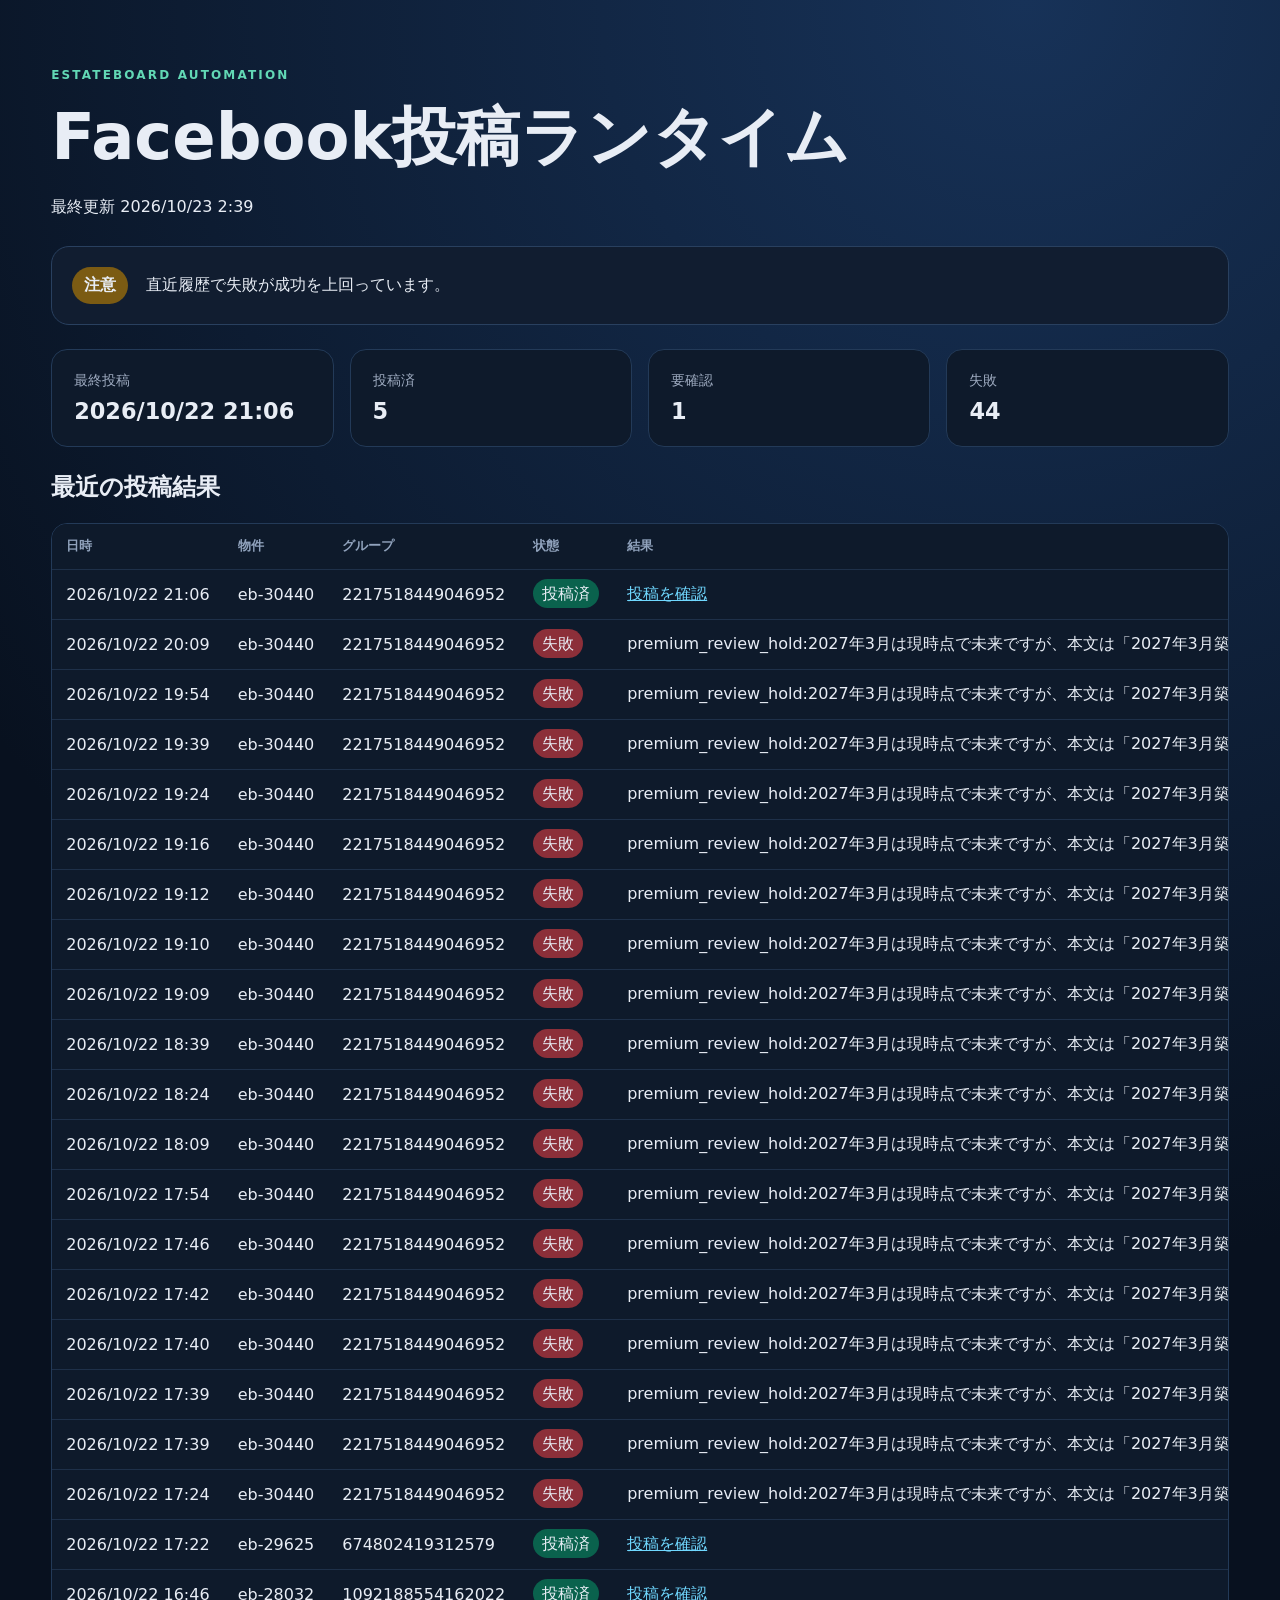
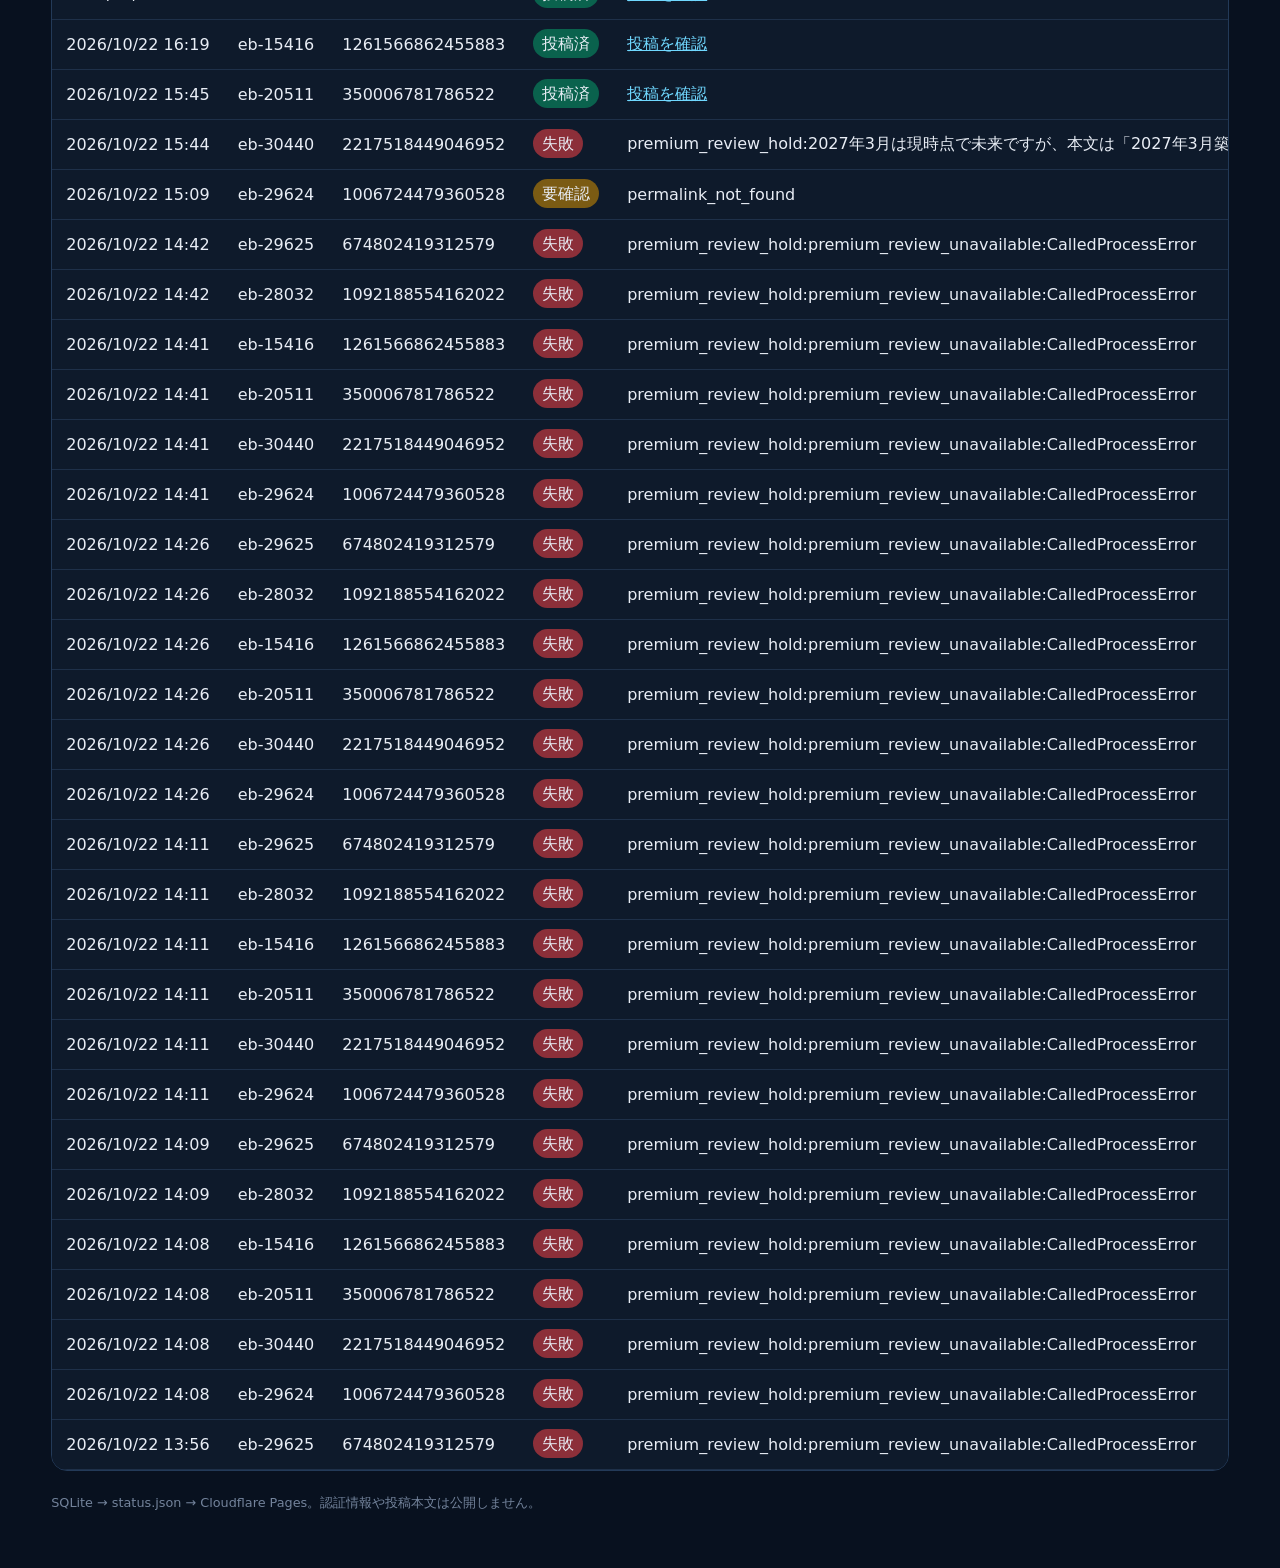
<file: site/index.html>
<!doctype html>
<html lang="ja">
<head>
  <meta charset="utf-8">
  <meta name="viewport" content="width=device-width,initial-scale=1">
  <title>Facebook Property Autoposter Status</title>
  <link rel="stylesheet" href="styles.css">
</head>
<body>
  <main>
    <header><p class="eyebrow">ESTATEBOARD AUTOMATION</p><h1>Facebook投稿ランタイム</h1><p id="updated">読込中...</p></header>
    <section id="health" class="health"><strong id="health-label">—</strong><span id="message"></span></section>
    <section id="cards" class="cards"></section>
    <section><h2>最近の投稿結果</h2><div class="table-wrap"><table><thead><tr><th>日時</th><th>物件</th><th>グループ</th><th>状態</th><th>結果</th></tr></thead><tbody id="recent"></tbody></table></div></section>
    <footer>SQLite → status.json → Cloudflare Pages。認証情報や投稿本文は公開しません。</footer>
  </main>
  <script src="app.js"></script>
</body>
</html>
</file>
<file: site/styles.css>
:root{font-family:Inter,"Noto Sans JP",system-ui,sans-serif;color:#e8edf5;background:#08111f}*{box-sizing:border-box}body{margin:0;background:radial-gradient(circle at 80% 0,#173258 0,transparent 38%),#08111f}main{width:min(1180px,92vw);margin:auto;padding:56px 0}header{margin-bottom:28px}.eyebrow{color:#62d8b5;font-size:.75rem;font-weight:800;letter-spacing:.18em}h1{font-size:clamp(2rem,5vw,4rem);margin:.2rem 0}.health{display:flex;gap:18px;align-items:center;padding:20px;border:1px solid #29405f;border-radius:18px;background:#111d30}.health strong{padding:8px 12px;border-radius:999px;background:#253854}.health[data-state=healthy] strong{background:#0a624d}.health[data-state=stalled] strong,.health[data-state=error] strong{background:#8c2f39}.health[data-state=warning] strong{background:#7b5b13}.cards{display:grid;grid-template-columns:repeat(4,1fr);gap:16px;margin:24px 0}.cards article{padding:22px;border:1px solid #233a58;border-radius:16px;background:#0e1a2b}.cards span{display:block;color:#9eabc0;font-size:.85rem}.cards strong{display:block;margin-top:8px;font-size:1.4rem}.table-wrap{overflow:auto;border:1px solid #233a58;border-radius:16px}table{width:100%;border-collapse:collapse;background:#0e1a2b}th,td{text-align:left;padding:14px;border-bottom:1px solid #1e3049;white-space:nowrap}th{color:#91a3bd;font-size:.8rem}a{color:#70d8ff}.badge{padding:5px 9px;border-radius:999px;background:#263a55}.badge.posted{background:#0a624d}.badge.failed{background:#8c2f39}.badge.uncertain{background:#7b5b13}footer{color:#73839b;margin-top:24px;font-size:.8rem}@media(max-width:760px){.cards{grid-template-columns:1fr 1fr}.health{align-items:flex-start;flex-direction:column}}
</file>
